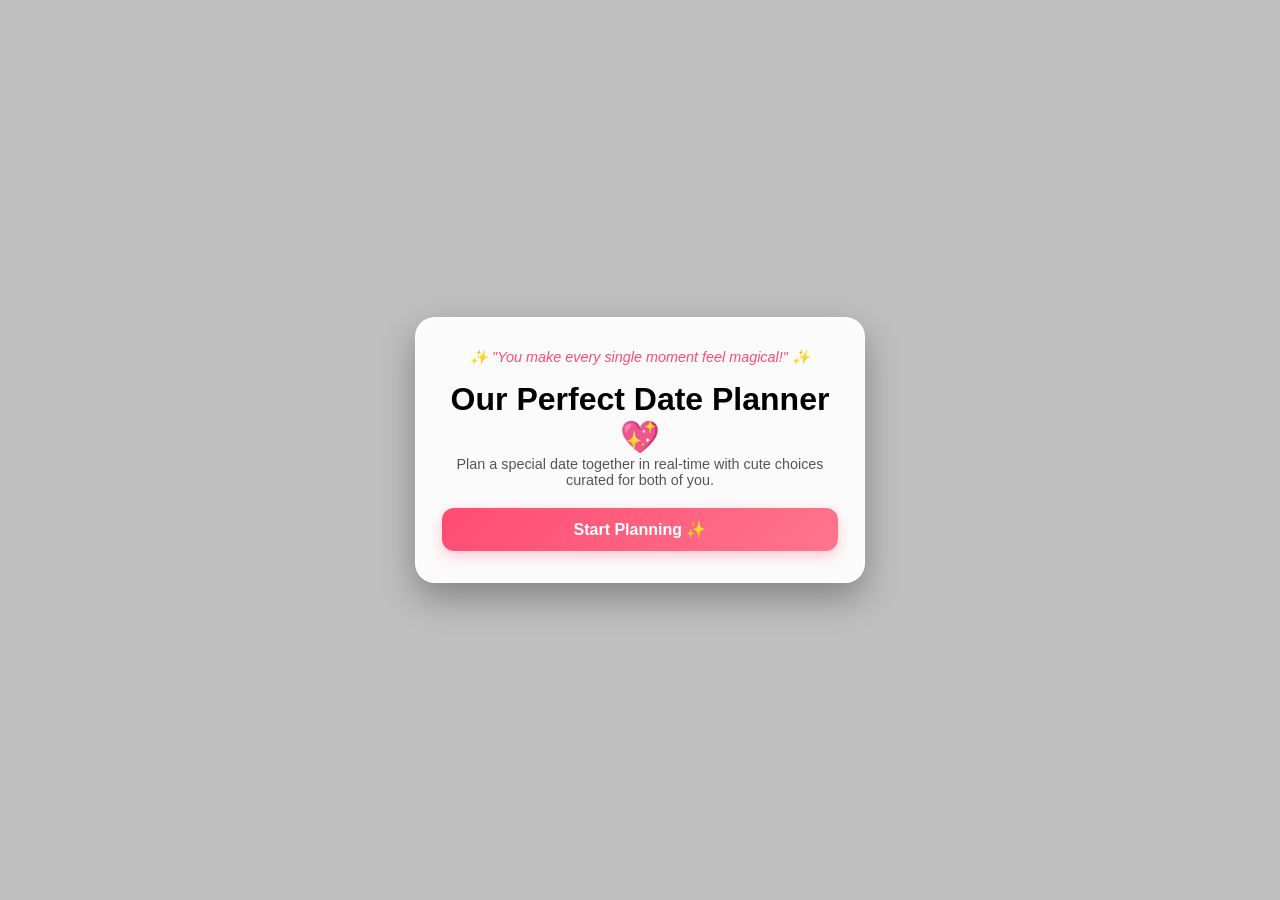
<file: index.html>
<!DOCTYPE html>
<html lang="en">
<head>
  <meta charset="UTF-8">
  <meta name="viewport" content="width=device-width, initial-scale=1.0">
  <title>Couple Date Planner 💕</title>
  <link rel="stylesheet" href="style.css">
</head>
<body class="bg-index">
  <div class="heart-container" id="heartContainer"></div>
  <div class="container popup-bounce">
    <div class="sweet-compliment">✨ "You make every single moment feel magical!" ✨</div>
    <h1>Our Perfect Date Planner 💖</h1>
    <p>Plan a special date together in real-time with cute choices curated for both of you.</p>
    <button class="btn" onclick="window.location.href='login.html'">Start Planning ✨</button>
  </div>
  <script src="app.js"></script>
  <script>
    document.addEventListener("DOMContentLoaded", () => {
      startUniqueAnimation();
      checkPartnerNotifications();
    });
  </script>
</body>
</html>
</file>
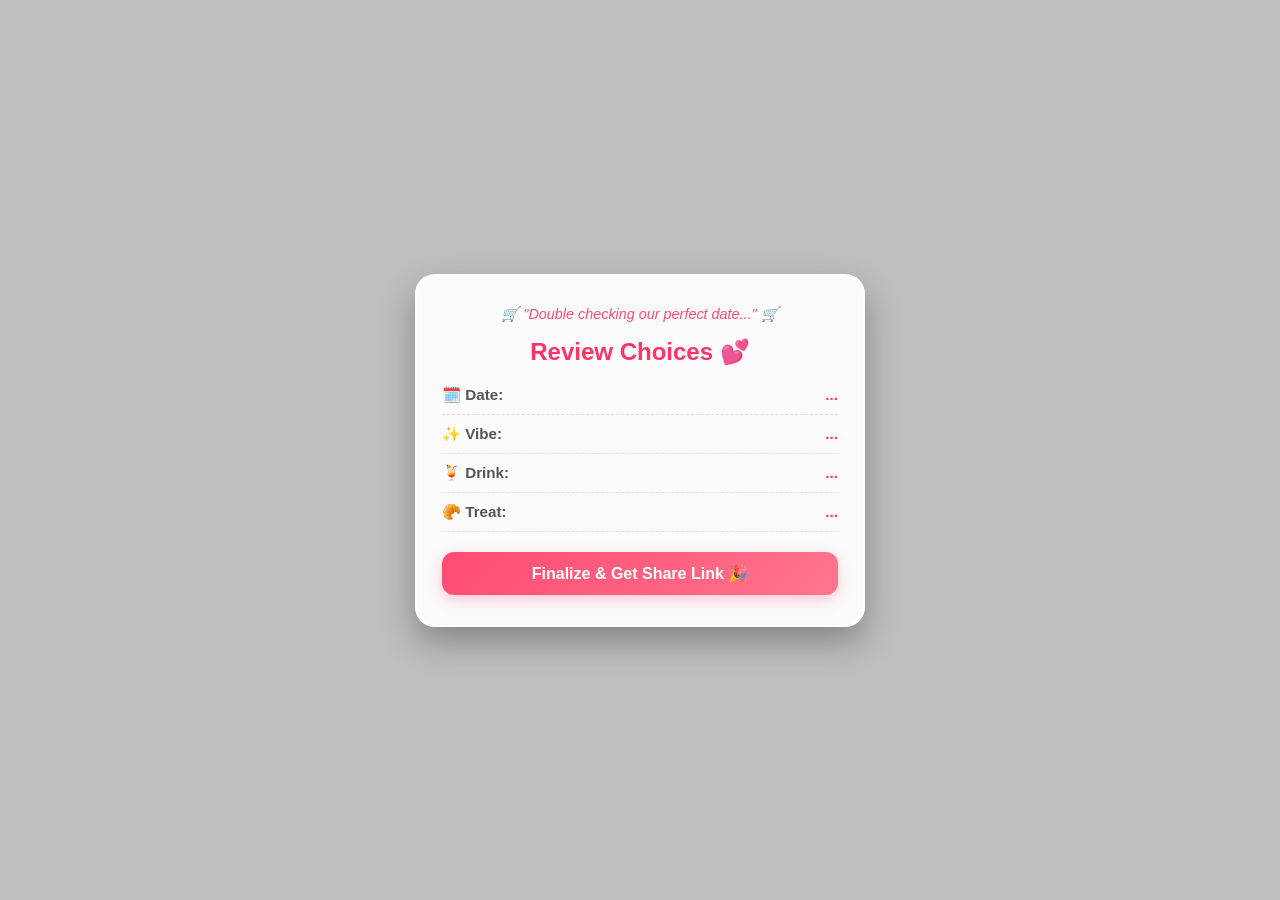
<file: cart.html>
<!DOCTYPE html>
<html lang="en">
<head>
  <meta charset="UTF-8">
  <meta name="viewport" content="width=device-width, initial-scale=1.0">
  <title>Review Choices</title>
  <link rel="stylesheet" href="style.css">
</head>
<body class="bg-gift">
  <div class="heart-container" id="heartContainer"></div>
  <div class="container popup-flip">
    <div class="sweet-compliment">🛒 "Double checking our perfect date..." 🛒</div>
    <h2>Review Choices 💕</h2>
    
    <div class="info-group">
      <span class="label">🗓️ Date:</span>
      <span class="value" id="cart-date">...</span>
    </div>
    <div class="info-group">
      <span class="label">✨ Vibe:</span>
      <span class="value" id="cart-vibe">...</span>
    </div>
    <div class="info-group">
      <span class="label">🍹 Drink:</span>
      <span class="value" id="cart-drink">...</span>
    </div>
    <div class="info-group">
      <span class="label">🥐 Treat:</span>
      <span class="value" id="cart-treat">...</span>
    </div>

    <button type="button" class="btn" style="margin-top: 20px;" onclick="finalizeDate()">Finalize & Get Share Link 🎉</button>
  </div>

  <script src="app.js"></script>
  <script>
    document.addEventListener("DOMContentLoaded", () => {
      enforceStep('gift', 'store.html');
      startUniqueAnimation();
      checkPartnerNotifications();

      document.getElementById('cart-date').innerText = formatDDMMYYYY(getChoice('date'));
      document.getElementById('cart-vibe').innerText = parseValue(getChoice('vibe'));
      document.getElementById('cart-drink').innerText = parseValue(getChoice('activity'));
      document.getElementById('cart-treat').innerText = parseValue(getChoice('gift'));
    });

    function finalizeDate() {
      window.location.href = 'profile.html';
    }
  </script>
</body>
</html>
</file>
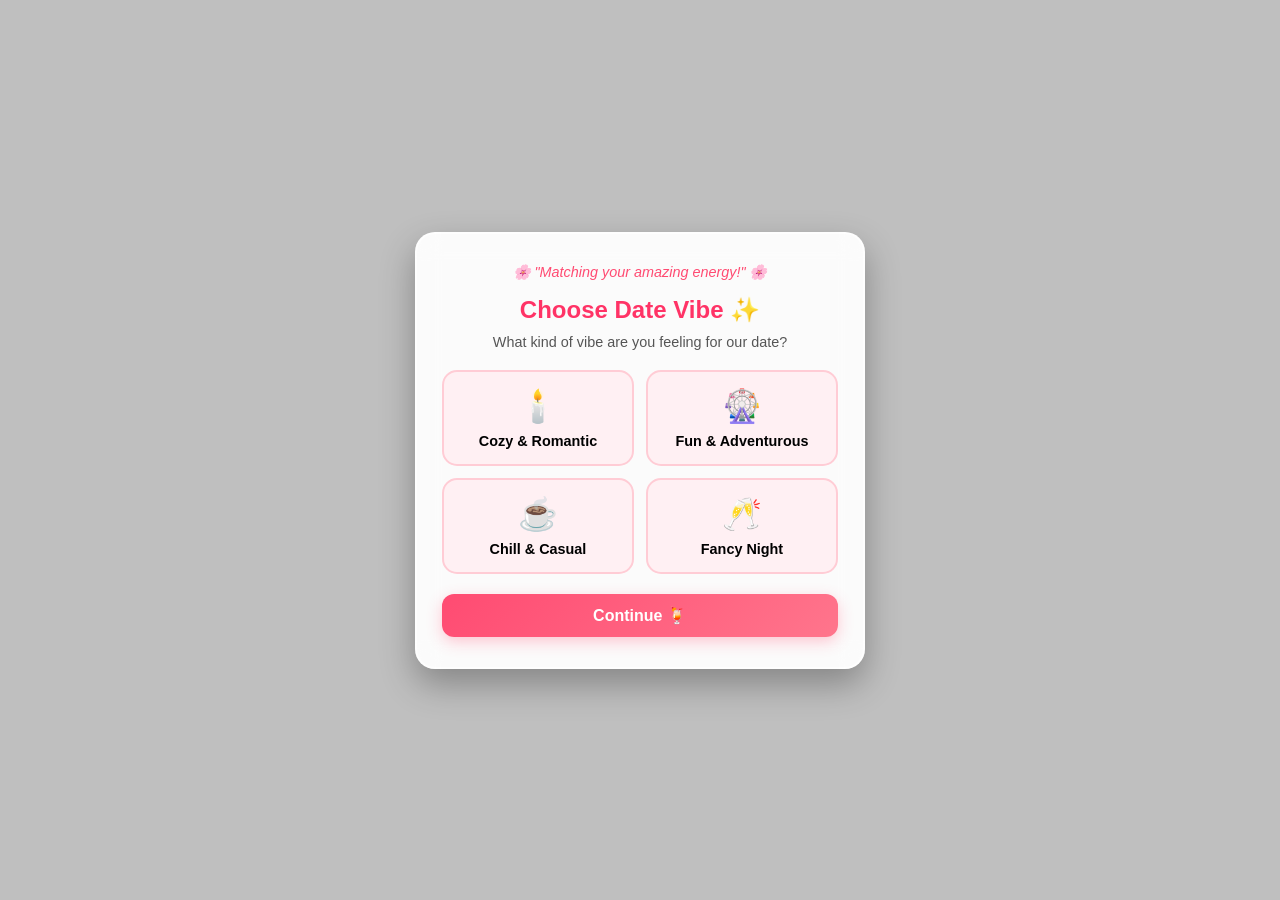
<file: dashboard.html>
<!DOCTYPE html>
<html lang="en">
<head>
  <meta charset="UTF-8">
  <meta name="viewport" content="width=device-width, initial-scale=1.0">
  <title>Choose Vibe</title>
  <link rel="stylesheet" href="style.css">
</head>
<body class="bg-vibe">
  <div class="heart-container" id="heartContainer"></div>
  <div class="container popup-flip">
    <div class="sweet-compliment">🌸 "Matching your amazing energy!" 🌸</div>
    <h2>Choose Date Vibe ✨</h2>
    <p>What kind of vibe are you feeling for our date?</p>
    
    <div class="options-grid">
      <div class="option-card" onclick="selectVibe(this, 'Cozy & Romantic')">
        <span class="icon">🕯️</span>
        <span class="text">Cozy & Romantic</span>
      </div>
      <div class="option-card" onclick="selectVibe(this, 'Fun & Adventurous')">
        <span class="icon">🎡</span>
        <span class="text">Fun & Adventurous</span>
      </div>
      <div class="option-card" onclick="selectVibe(this, 'Chill & Casual')">
        <span class="icon">☕</span>
        <span class="text">Chill & Casual</span>
      </div>
      <div class="option-card" onclick="selectVibe(this, 'Fancy & Fancy')">
        <span class="icon">🥂</span>
        <span class="text">Fancy Night</span>
      </div>
    </div>

    <button type="button" class="btn" onclick="submitVibe()">Continue 🍹</button>
    <div id="sweetErrorBox" class="sweet-error"></div>
  </div>

  <script src="app.js"></script>
  <script>
    let chosenVibe = '';

    document.addEventListener("DOMContentLoaded", () => {
      enforceStep('date', 'date.html');
      startUniqueAnimation();
      checkPartnerNotifications();

      const existingVibe = getChoice('vibe');
      if (existingVibe) {
        chosenVibe = parseValue(existingVibe);
        document.querySelectorAll('.option-card').forEach(card => {
          if (card.querySelector('.text').innerText === chosenVibe) {
            card.classList.add('selected');
          }
        });
      }
    });

    function selectVibe(element, vibeName) {
      document.querySelectorAll('.option-card').forEach(c => c.classList.remove('selected'));
      element.classList.add('selected');
      chosenVibe = vibeName;
    }

    function submitVibe() {
      if (!chosenVibe) {
        showSweetError("Please select a vibe for our date! 💕");
        return;
      }
      if (saveChoice('vibe', chosenVibe)) {
        window.location.href = 'drink.html';
      }
    }
  </script>
</body>
</html>
</file>
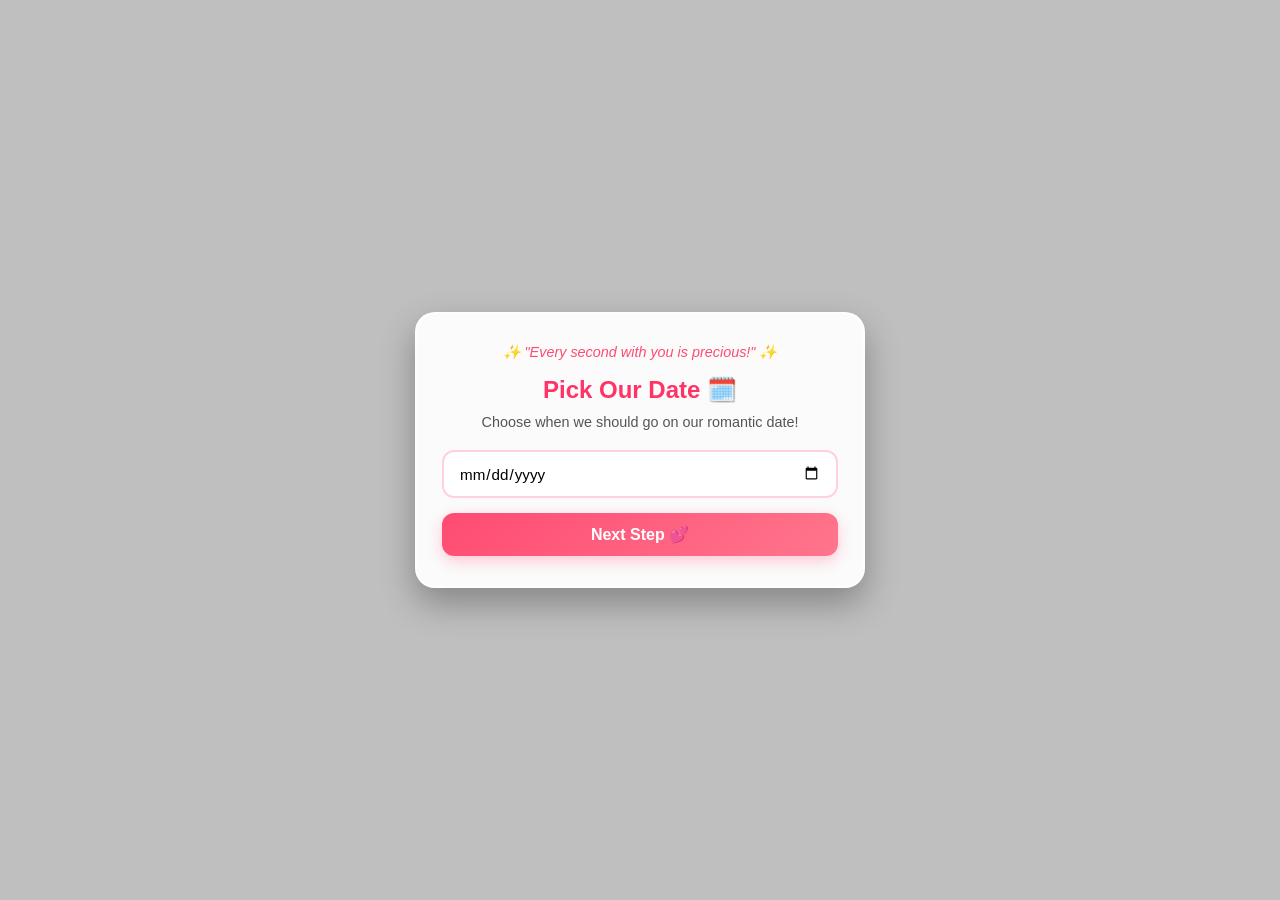
<file: date.html>
<!DOCTYPE html>
<html lang="en">
<head>
  <meta charset="UTF-8">
  <meta name="viewport" content="width=device-width, initial-scale=1.0">
  <title>Pick a Date</title>
  <link rel="stylesheet" href="style.css">
</head>
<body class="bg-date">
  <div class="heart-container" id="heartContainer"></div>
  <div class="container popup-flip">
    <div class="sweet-compliment">✨ "Every second with you is precious!" ✨</div>
    <h2>Pick Our Date 🗓️</h2>
    <p>Choose when we should go on our romantic date!</p>
    
    <form id="date-form">
      <input type="date" id="dateInput" required class="input-field">
      <button type="submit" class="btn">Next Step 💕</button>
    </form>
    <div id="sweetErrorBox" class="sweet-error"></div>
  </div>

  <script src="app.js"></script>
  <script>
    document.addEventListener("DOMContentLoaded", () => {
      const dateInput = document.getElementById('dateInput');
      const today = new Date().toISOString().split('T')[0];
      dateInput.min = today;
      
      const existingDate = getChoice('date');
      if (existingDate) dateInput.value = parseValue(existingDate);
    });

    document.getElementById('date-form').addEventListener('submit', function(e) {
      e.preventDefault();
      const selectedDate = document.getElementById('dateInput').value;
      if (saveChoice('date', selectedDate)) {
        displaySweetToast(getRandomCompliment('date'));
        setTimeout(() => {
          window.location.href = 'dashboard.html';
        }, 1500);
      }
    });
  </script>
</body>
</html>
</file>
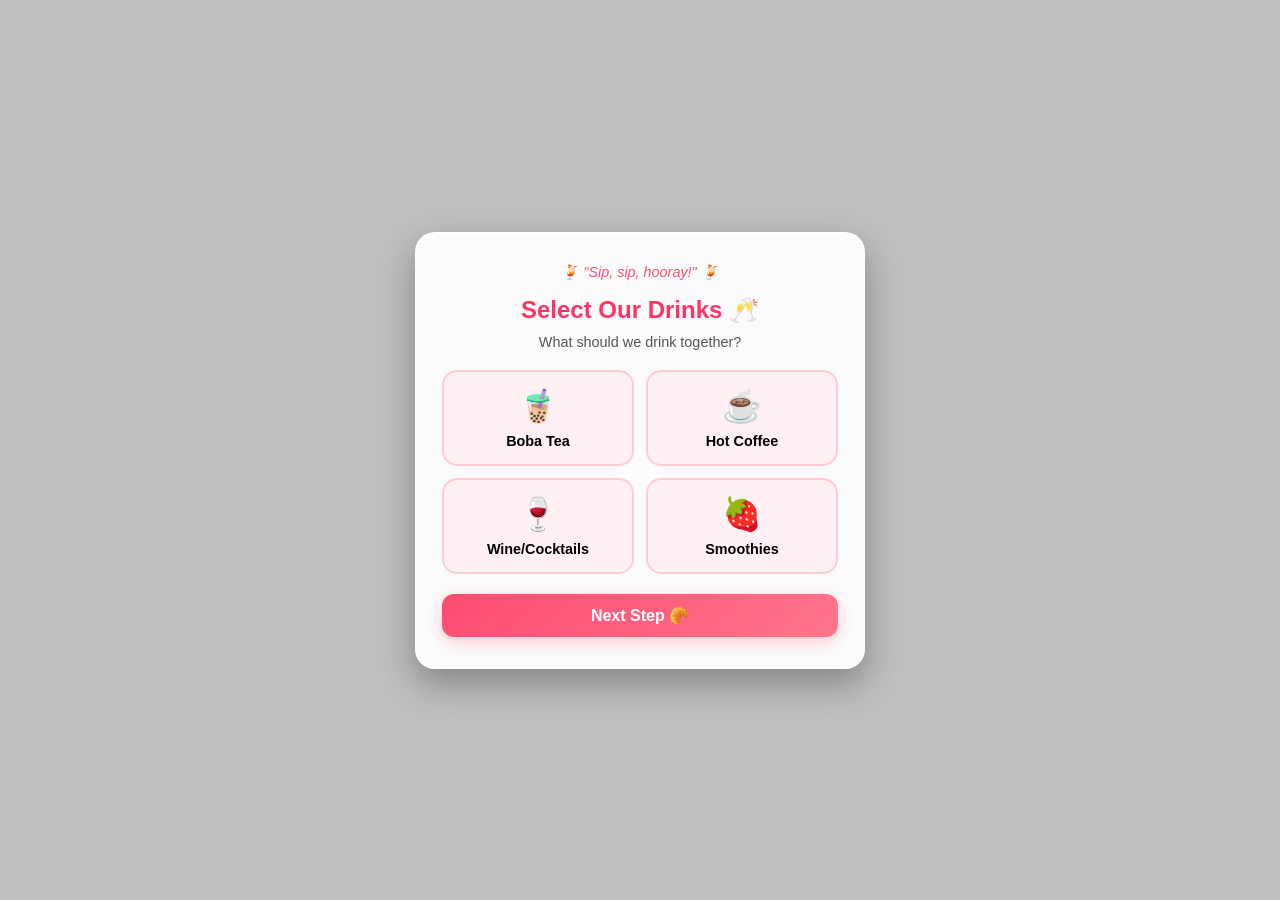
<file: drink.html>
<!DOCTYPE html>
<html lang="en">
<head>
  <meta charset="UTF-8">
  <meta name="viewport" content="width=device-width, initial-scale=1.0">
  <title>Pick Drinks</title>
  <link rel="stylesheet" href="style.css">
</head>
<body class="bg-activity">
  <div class="heart-container" id="heartContainer"></div>
  <div class="container popup-flip">
    <div class="sweet-compliment">🍹 "Sip, sip, hooray!" 🍹</div>
    <h2>Select Our Drinks 🥂</h2>
    <p>What should we drink together?</p>
    
    <div class="options-grid">
      <div class="option-card" onclick="selectDrink(this, 'Boba / Milk Tea')">
        <span class="icon">🧋</span>
        <span class="text">Boba Tea</span>
      </div>
      <div class="option-card" onclick="selectDrink(this, 'Hot Coffee / Latte')">
        <span class="icon">☕</span>
        <span class="text">Hot Coffee</span>
      </div>
      <div class="option-card" onclick="selectDrink(this, 'Fine Wine / Cocktails')">
        <span class="icon">🍷</span>
        <span class="text">Wine/Cocktails</span>
      </div>
      <div class="option-card" onclick="selectDrink(this, 'Fresh Fruit Smoothie')">
        <span class="icon">🍓</span>
        <span class="text">Smoothies</span>
      </div>
    </div>

    <button type="button" class="btn" onclick="submitDrink()">Next Step 🥐</button>
    <div id="sweetErrorBox" class="sweet-error"></div>
  </div>

  <script src="app.js"></script>
  <script>
    let chosenDrink = '';

    document.addEventListener("DOMContentLoaded", () => {
      enforceStep('vibe', 'dashboard.html');
      startUniqueAnimation();
      checkPartnerNotifications();

      const existingDrink = getChoice('activity');
      if (existingDrink) {
        chosenDrink = parseValue(existingDrink);
        document.querySelectorAll('.option-card').forEach(card => {
          if (card.querySelector('.text').innerText === chosenDrink) {
            card.classList.add('selected');
          }
        });
      }
    });

    function selectDrink(element, drinkName) {
      document.querySelectorAll('.option-card').forEach(c => c.classList.remove('selected'));
      element.classList.add('selected');
      chosenDrink = drinkName;
    }

    function submitDrink() {
      if (!chosenDrink) {
        showSweetError("Please pick a drink for us! 🍹");
        return;
      }
      if (saveChoice('activity', chosenDrink)) {
        window.location.href = 'store.html';
      }
    }
  </script>
</body>
</html>
</file>
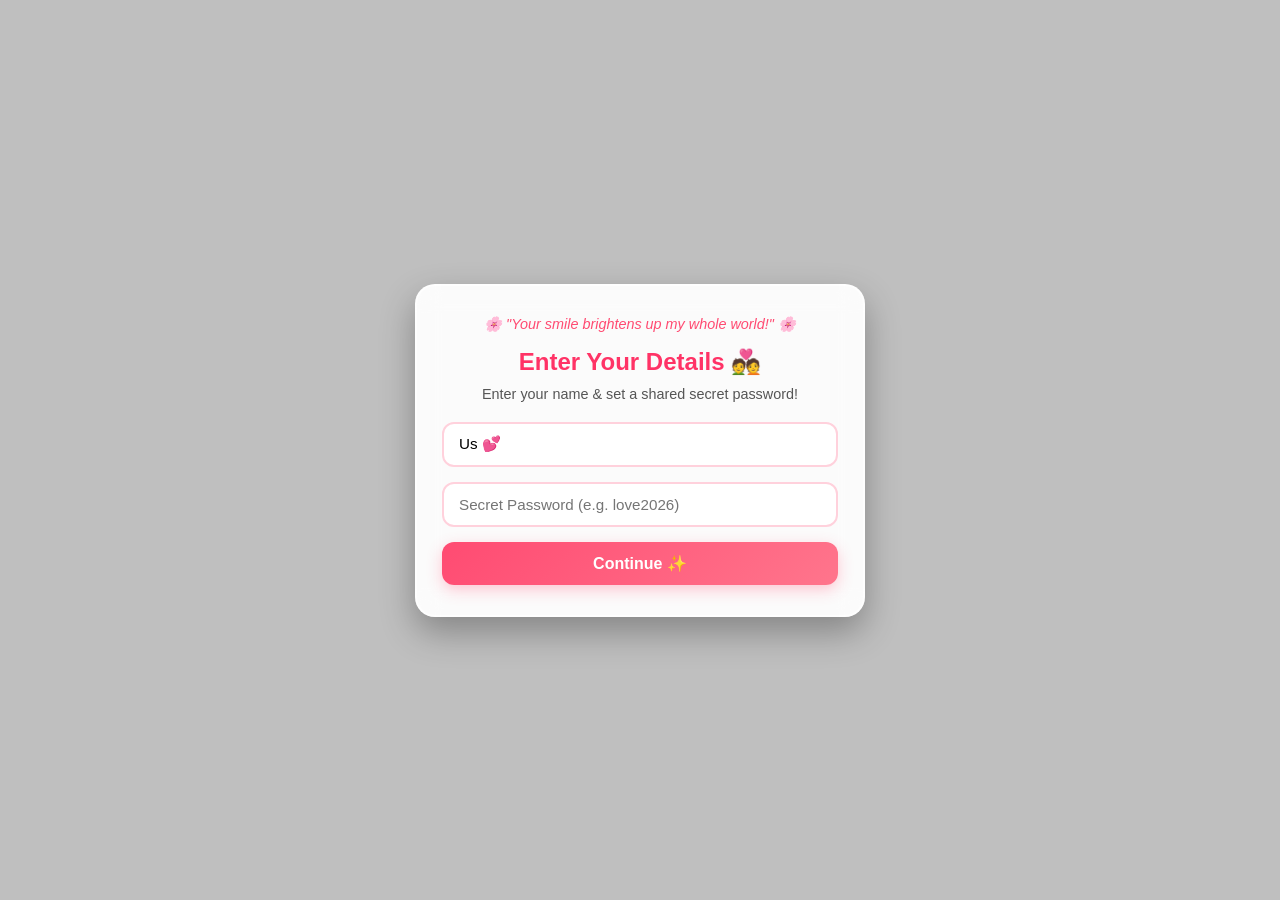
<file: login.html>
<!DOCTYPE html>
<html lang="en">
<head>
  <meta charset="UTF-8">
  <meta name="viewport" content="width=device-width, initial-scale=1.0">
  <title>Login - Setup</title>
  <link rel="stylesheet" href="style.css">
</head>
<body class="bg-login">
  <div class="heart-container" id="heartContainer"></div>
  <div class="container popup-flip">
    <div class="sweet-compliment">🌸 "Your smile brightens up my whole world!" 🌸</div>
    <h2 id="login-heading">Enter Your Details 💑</h2>
    <p id="login-subtext">Enter your name & set a shared secret password!</p>
    
    <form id="login-form">
      <input type="text" id="name" placeholder="Your Name" required class="input-field">
      <input type="password" id="password" placeholder="Secret Password (e.g. love2026)" required class="input-field">
      <button type="submit" class="btn">Continue ✨</button>
    </form>
    <div id="sweetErrorBox" class="sweet-error"></div>
  </div>

  <script src="app.js"></script>
  <script>
    let expectedPassword = null;

    document.addEventListener("DOMContentLoaded", () => {
      startUniqueAnimation();
      checkPartnerNotifications();
      
      // Check if partner is opening a link shared by primary user
      expectedPassword = getUrlParam('key');
      
      if (expectedPassword) {
        document.getElementById('login-heading').innerText = "Unlock Date Plan 🔒💖";
        document.getElementById('login-subtext').innerText = "Enter your name & your partner's secret password to unlock!";
        document.getElementById('password').placeholder = "Enter Secret Password";
      } else {
        const savedPwd = localStorage.getItem('couple_app_password');
        if (savedPwd) document.getElementById('password').value = savedPwd;
      }
      
      const existingUser = getChoice('user');
      if (existingUser) document.getElementById('name').value = parseValue(existingUser);
    });

    document.getElementById('login-form').addEventListener('submit', function(e) {
      e.preventDefault();
      const name = document.getElementById('name').value.trim();
      const enteredPwd = document.getElementById('password').value.trim();

      // PARTNER CHECK: Validate entered password against the shared link key
      if (expectedPassword && enteredPwd !== expectedPassword) {
        showSweetError("⚠️ Oopsie Cutie! That password is incorrect. Ask your partner for the secret password! 🥺💖");
        return;
      }

      // PRIMARY USER / SUCCESSFUL PARTNER SETUP
      saveChoice('room_password', enteredPwd);
      saveChoice('user', { name: name });

      window.location.href = 'date.html';
    });
  </script>
</body>
</html>
</file>
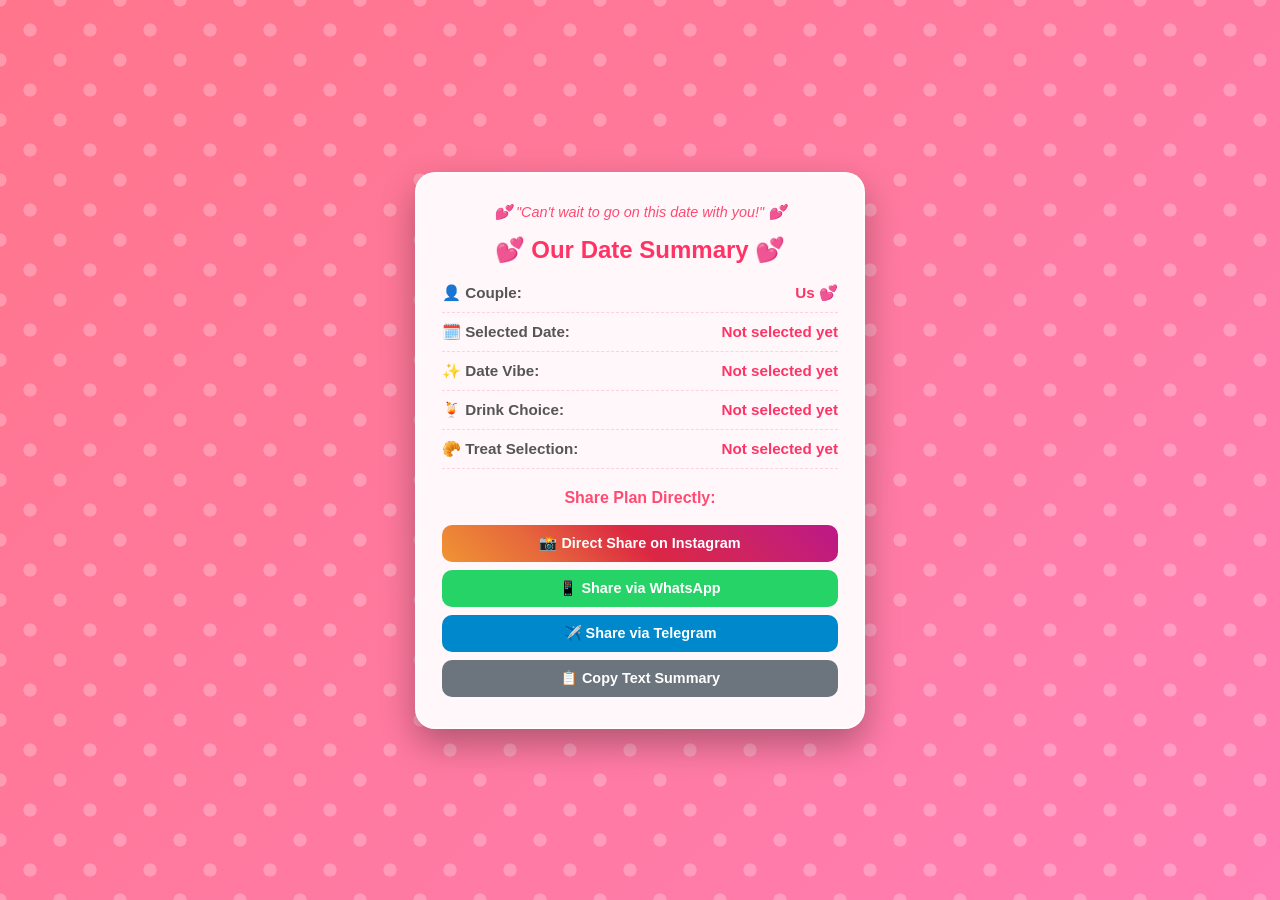
<file: profile.html>
<!DOCTYPE html>
<html lang="en">
<head>
  <meta charset="UTF-8">
  <meta name="viewport" content="width=device-width, initial-scale=1.0">
  <title>Date Summary & Profile</title>
  <link rel="stylesheet" href="style.css">
</head>
<body class="bg-profile">
  <div class="heart-container" id="heartContainer"></div>
  <div class="summary-card popup-bounce">
    <div class="sweet-compliment">💕 "Can't wait to go on this date with you!" 💕</div>
    <h2>💕 Our Date Summary 💕</h2>
    
    <div class="info-group">
      <span class="label">👤 Couple:</span>
      <span class="value" id="user-name">Loading...</span>
    </div>
    <div class="info-group">
      <span class="label">🗓️ Selected Date:</span>
      <span class="value" id="summary-date">Loading...</span>
    </div>
    <div class="info-group">
      <span class="label">✨ Date Vibe:</span>
      <span class="value" id="summary-vibe">Loading...</span>
    </div>
    <div class="info-group">
      <span class="label">🍹 Drink Choice:</span>
      <span class="value" id="summary-activity">Loading...</span>
    </div>
    <div class="info-group">
      <span class="label">🥐 Treat Selection:</span>
      <span class="value" id="summary-gift">Loading...</span>
    </div>

    <h3 style="color:#ff4b72; margin: 20px 0 10px; font-size: 1rem;">Share Plan Directly:</h3>
    <button type="button" class="btn-share insta-btn" onclick="shareToInstagram()">📸 Direct Share on Instagram</button>
    <button type="button" class="btn-share whatsapp-btn" onclick="shareToWhatsApp()">📱 Share via WhatsApp</button>
    <button type="button" class="btn-share telegram-btn" onclick="shareToTelegram()">✈️ Share via Telegram</button>
    <button type="button" class="btn-share copy-btn" onclick="handleCopySummary()">📋 Copy Text Summary</button>
  </div>

  <script src="app.js"></script>
  <script>
    let uName, sDate, rawDate, sVibe, sActivity, sGift, currentPwd, shareableLink;

    document.addEventListener("DOMContentLoaded", () => {
      uName = parseValue(getChoice('user'));
      rawDate = parseValue(getChoice('date'));
      sDate = formatDDMMYYYY(getChoice('date'));
      sVibe = parseValue(getChoice('vibe'));
      sActivity = parseValue(getChoice('drink') || getChoice('activity'));
      sGift = parseValue(getChoice('treat') || getChoice('gift'));
      currentPwd = getSecretPassword();

      document.getElementById('user-name').innerText = uName;
      document.getElementById('summary-date').innerText = sDate;
      document.getElementById('summary-vibe').innerText = sVibe;
      document.getElementById('summary-activity').innerText = sActivity;
      document.getElementById('summary-gift').innerText = sGift;

      const baseUrl = window.location.origin + window.location.pathname.replace('profile.html', 'login.html');
      shareableLink = `${baseUrl}?key=${encodeURIComponent(currentPwd)}&user=${encodeURIComponent(uName)}&date=${encodeURIComponent(rawDate)}&vibe=${encodeURIComponent(sVibe)}&activity=${encodeURIComponent(sActivity)}&gift=${encodeURIComponent(sGift)}`;
    });

    function buildMessage() {
      return `💖 *${uName}'s Date Plan* 💖\n` +
             `🗓️ Date: ${sDate}\n` +
             `✨ Vibe: ${sVibe}\n` +
             `🍹 Drink: ${sActivity}\n` +
             `🥐 Treat: ${sGift}\n\n` +
             `🔗 Unlock & edit our date plan here:\n${shareableLink}`;
    }

    function shareToInstagram() {
      navigator.clipboard.writeText(buildMessage());
      alert("Plan & unlock link copied! Opening Instagram... Just paste it in a message to your partner 💕");
      window.open(`https://www.instagram.com/direct/inbox/`, '_blank');
    }

    function shareToWhatsApp() {
      window.open("https://api.whatsapp.com/send?text=" + encodeURIComponent(buildMessage()), '_blank');
    }

    function shareToTelegram() {
      window.open("https://t.me/share/url?url=" + encodeURIComponent(shareableLink) + "&text=" + encodeURIComponent(buildMessage()), '_blank');
    }

    function handleCopySummary() {
      navigator.clipboard.writeText(buildMessage());
      alert("Summary and unlock link copied to clipboard! 📋💖");
    }
  </script>
</body>
</html>
</file>
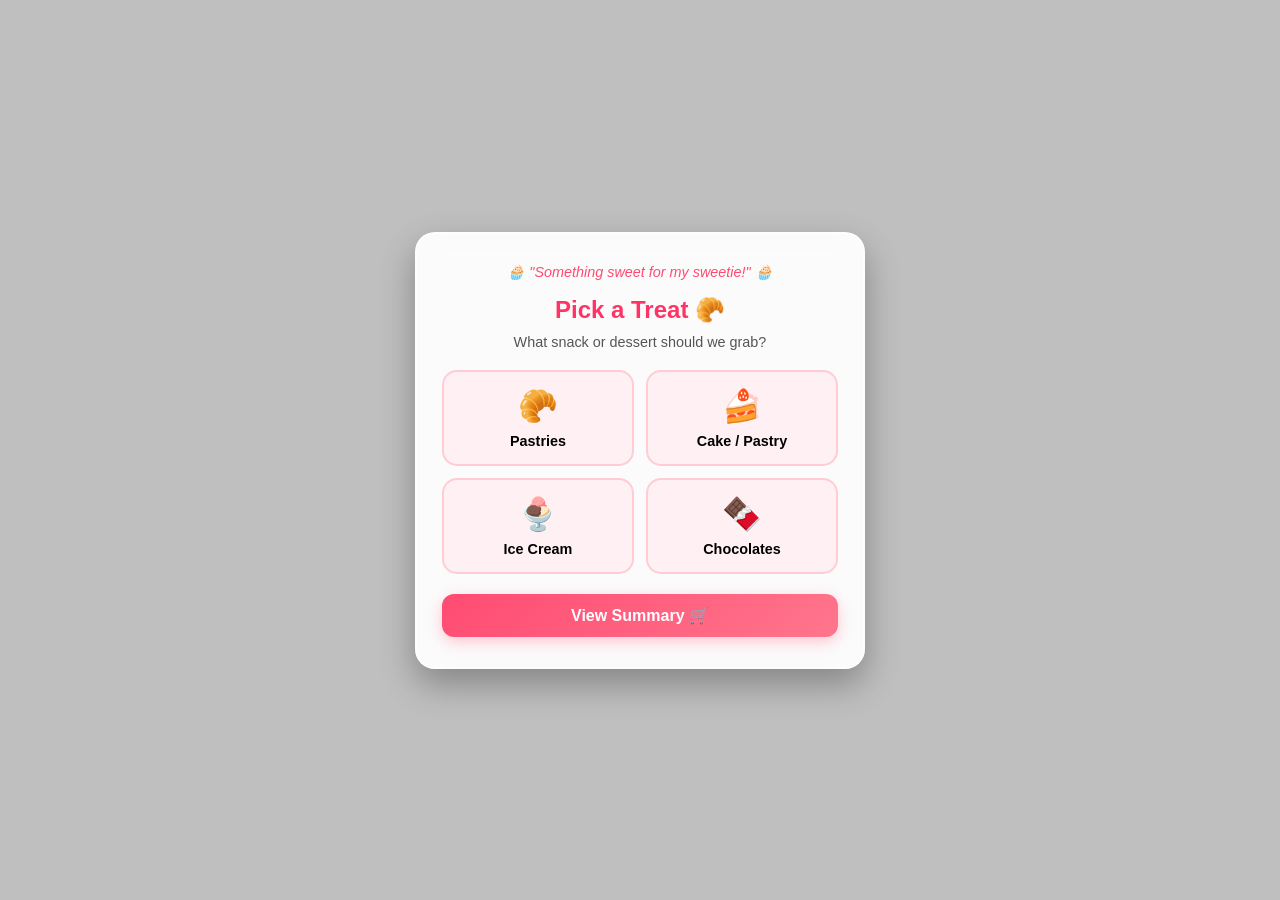
<file: store.html>
<!DOCTYPE html>
<html lang="en">
<head>
  <meta charset="UTF-8">
  <meta name="viewport" content="width=device-width, initial-scale=1.0">
  <title>Pick Treats</title>
  <link rel="stylesheet" href="style.css">
</head>
<body class="bg-gift">
  <div class="heart-container" id="heartContainer"></div>
  <div class="container popup-flip">
    <div class="sweet-compliment">🧁 "Something sweet for my sweetie!" 🧁</div>
    <h2>Pick a Treat 🥐</h2>
    <p>What snack or dessert should we grab?</p>
    
    <div class="options-grid">
      <div class="option-card" onclick="selectTreat(this, 'Croissants & Pastries')">
        <span class="icon">🥐</span>
        <span class="text">Pastries</span>
      </div>
      <div class="option-card" onclick="selectTreat(this, 'Decadent Cake / Cupcakes')">
        <span class="icon">🍰</span>
        <span class="text">Cake / Pastry</span>
      </div>
      <div class="option-card" onclick="selectTreat(this, 'Ice Cream Sundae')">
        <span class="icon">🍨</span>
        <span class="text">Ice Cream</span>
      </div>
      <div class="option-card" onclick="selectTreat(this, 'Artisanal Chocolates')">
        <span class="icon">🍫</span>
        <span class="text">Chocolates</span>
      </div>
    </div>

    <button type="button" class="btn" onclick="submitTreat()">View Summary 🛒</button>
    <div id="sweetErrorBox" class="sweet-error"></div>
  </div>

  <script src="app.js"></script>
  <script>
    let chosenTreat = '';

    document.addEventListener("DOMContentLoaded", () => {
      enforceStep('activity', 'drink.html');
      startUniqueAnimation();
      checkPartnerNotifications();

      const existingTreat = getChoice('gift');
      if (existingTreat) {
        chosenTreat = parseValue(existingTreat);
        document.querySelectorAll('.option-card').forEach(card => {
          if (card.querySelector('.text').innerText === chosenTreat) {
            card.classList.add('selected');
          }
        });
      }
    });

    function selectTreat(element, treatName) {
      document.querySelectorAll('.option-card').forEach(c => c.classList.remove('selected'));
      element.classList.add('selected');
      chosenTreat = treatName;
    }

    function submitTreat() {
      if (!chosenTreat) {
        showSweetError("Please select a treat! 🧁");
        return;
      }
      if (saveChoice('gift', chosenTreat)) {
        window.location.href = 'cart.html';
      }
    }
  </script>
</body>
</html>
</file>
<file: style.css>
/* ==========================================
   1. GLOBAL & RESET STYLES
   ========================================== */
* {
  box-sizing: border-box;
  margin: 0;
  padding: 0;
  font-family: 'Poppins', 'Segoe UI', Tahoma, Geneva, Verdana, sans-serif;
}

body {
  min-height: 100vh;
  display: flex;
  justify-content: center;
  align-items: center;
  background-attachment: fixed;
  background-size: cover;
  background-position: center;
  position: relative;
  overflow-x: hidden;
}

/* Base overlay mask for text contrast over photos */
body::after {
  content: "";
  position: absolute;
  top: 0; left: 0; right: 0; bottom: 0;
  background: rgba(0, 0, 0, 0.25);
  pointer-events: none;
  z-index: 0;
}

/* ==========================================
   2. PAGE BACKGROUND PICTURES
   ========================================== */

/* 1. Index Page */
body.bg-index {
  background-image: url('https://images.unsplash.com/photo-1518199266791-5375a83190b7?auto=format&fit=crop&w=1920&q=80');
}

/* 2. Login Page */
body.bg-login {
  background-image: url('https://images.unsplash.com/photo-1516589178581-6cd7833ae3b2?auto=format&fit=crop&w=1920&q=80');
}

/* 3. Date / Calendar Page */
body.bg-date {
  background-image: url('https://images.unsplash.com/photo-1506784983877-45594efa4cbe?auto=format&fit=crop&w=1920&q=80');
}

/* 4. Vibe Page */
body.bg-vibe {
  background-image: url('https://images.unsplash.com/photo-1511632765486-a01980e01a18?auto=format&fit=crop&w=1920&q=80');
}

/* 5. Drink Page */
body.bg-drink, body.bg-activity {
  background-image: url('https://images.unsplash.com/photo-1514362545857-3bc16c4c7d1b?auto=format&fit=crop&w=1920&q=80');
}

/* 6. Treat Page */
body.bg-treat, body.bg-gift {
  background-image: url('https://images.unsplash.com/photo-1509440159596-0249088772ff?auto=format&fit=crop&w=1920&q=80');
}

/* 7. Choice Page */
body.bg-choice, body.bg-cart {
  background-image: url('https://images.unsplash.com/photo-1522673607200-164d1b6ce486?auto=format&fit=crop&w=1920&q=80');
}

/* 8. Profile / Summary Page (Kept as Gradient + Pattern) */
body.bg-profile {
  background: linear-gradient(135deg, #ff758c 0%, #ff7eb3 100%),
              radial-gradient(circle at 50% 30%, rgba(255, 255, 255, 0.3) 0%, transparent 60%);
  background-attachment: fixed;
}

body.bg-profile::after {
  display: none;
}

body.bg-profile::before {
  content: "";
  position: absolute;
  top: 0; left: 0; right: 0; bottom: 0;
  background-image: radial-gradient(rgba(255, 255, 255, 0.25) 15%, transparent 16%),
                    radial-gradient(rgba(255, 255, 255, 0.25) 15%, transparent 16%);
  background-size: 60px 60px;
  background-position: 0 0, 30px 30px;
  pointer-events: none;
  z-index: 0;
}

/* ==========================================
   3. CONTAINERS & CARDS
   ========================================== */
.container, .summary-card {
  position: relative;
  z-index: 10;
  background: rgba(255, 255, 255, 0.94);
  backdrop-filter: blur(12px);
  -webkit-backdrop-filter: blur(12px);
  border-radius: 20px;
  padding: 30px 25px;
  width: 90%;
  max-width: 450px;
  box-shadow: 0 15px 35px rgba(0, 0, 0, 0.3);
  border: 2px solid rgba(255, 255, 255, 0.8);
  text-align: center;
}

.sweet-compliment {
  font-size: 0.9rem;
  color: #ff4b72;
  margin-bottom: 15px;
  font-style: italic;
  font-weight: 500;
}

h2 {
  color: #ff3366;
  margin-bottom: 10px;
  font-size: 1.5rem;
}

p {
  color: #555;
  font-size: 0.9rem;
  margin-bottom: 20px;
}

/* ==========================================
   4. FORM INPUTS & BUTTONS
   ========================================== */
.input-field {
  width: 100%;
  padding: 12px 15px;
  margin-bottom: 15px;
  border: 2px solid #ffd1dc;
  border-radius: 12px;
  outline: none;
  font-size: 0.95rem;
  transition: border-color 0.3s;
  background: #ffffff;
}

.input-field:focus {
  border-color: #ff4b72;
}

.btn {
  width: 100%;
  padding: 12px;
  background: linear-gradient(135deg, #ff4b72, #ff758c);
  color: #fff;
  border: none;
  border-radius: 12px;
  font-size: 1rem;
  font-weight: 600;
  cursor: pointer;
  box-shadow: 0 5px 15px rgba(255, 75, 114, 0.3);
  transition: transform 0.2s, box-shadow 0.2s;
}

.btn:hover {
  transform: translateY(-2px);
  box-shadow: 0 8px 20px rgba(255, 75, 114, 0.4);
}

/* ==========================================
   5. OPTIONS GRID & SELECTION CARDS
   ========================================== */
.options-grid {
  display: grid;
  grid-template-columns: 1fr 1fr;
  gap: 12px;
  margin-bottom: 20px;
}

.option-card {
  background: #fff0f3;
  border: 2px solid #ffccd5;
  border-radius: 15px;
  padding: 15px 10px;
  cursor: pointer;
  transition: all 0.3s ease;
  display: flex;
  flex-direction: column;
  align-items: center;
}

.option-card:hover, .option-card.selected {
  background: #ff4b72;
  color: #fff;
  border-color: #ff4b72;
  transform: scale(1.03);
}

.option-card span.icon {
  font-size: 2rem;
  margin-bottom: 8px;
}

.option-card span.text {
  font-size: 0.9rem;
  font-weight: 600;
}

/* ==========================================
   6. PROFILE SUMMARY & SHARE BUTTONS
   ========================================== */
.info-group {
  display: flex;
  justify-content: space-between;
  align-items: center;
  padding: 10px 0;
  border-bottom: 1px dashed #ffd1dc;
  font-size: 0.95rem;
}

.info-group .label {
  font-weight: 600;
  color: #555;
}

.info-group .value {
  color: #ff3366;
  font-weight: 600;
}

.btn-share {
  width: 100%;
  padding: 10px;
  margin-top: 8px;
  border: none;
  border-radius: 10px;
  color: #fff;
  font-weight: 600;
  cursor: pointer;
  font-size: 0.9rem;
  transition: opacity 0.2s, transform 0.2s;
}

.btn-share:hover {
  opacity: 0.9;
  transform: translateY(-1px);
}

.insta-btn { background: linear-gradient(45deg, #f09433 0%, #e6683c 25%, #dc2743 50%, #cc2366 75%, #bc1888 100%); }
.whatsapp-btn { background-color: #25d366; }
.telegram-btn { background-color: #0088cc; }
.copy-btn { background-color: #6c757d; }

/* ==========================================
   7. FLOATING HEARTS & NOTIFICATIONS
   ========================================== */
.heart-container {
  position: fixed;
  top: 0; left: 0; width: 100%; height: 100%;
  pointer-events: none; overflow: hidden; z-index: 1;
}

.floating-heart {
  position: absolute;
  bottom: -50px;
  animation: floatUp linear infinite;
  opacity: 0.8;
}

@keyframes floatUp {
  0% { transform: translateY(0) rotate(0deg); opacity: 0.8; }
  100% { transform: translateY(-110vh) rotate(360deg); opacity: 0; }
}

.sweet-error {
  display: none;
  margin-top: 15px;
  padding: 10px 15px;
  background-color: #ffe6e8;
  color: #d8000c;
  border: 1px solid #ffb6c1;
  border-radius: 10px;
  font-size: 0.88rem;
}

.notify-toast {
  position: fixed;
  top: 25px;
  left: 50%;
  transform: translateX(-50%);
  background: #ffffff;
  color: #ff3366;
  border: 2px solid #ff758c;
  padding: 12px 22px;
  border-radius: 30px;
  box-shadow: 0 10px 25px rgba(255, 75, 114, 0.35);
  z-index: 9999;
  font-weight: 600;
  font-size: 0.92rem;
  text-align: center;
  display: none;
  animation: popupBounce 0.4s ease-out;
}

@keyframes popupBounce {
  0% { transform: translate(-50%, -20px) scale(0.85); opacity: 0; }
  100% { transform: translate(-50%, 0) scale(1); opacity: 1; }
}
</file>
